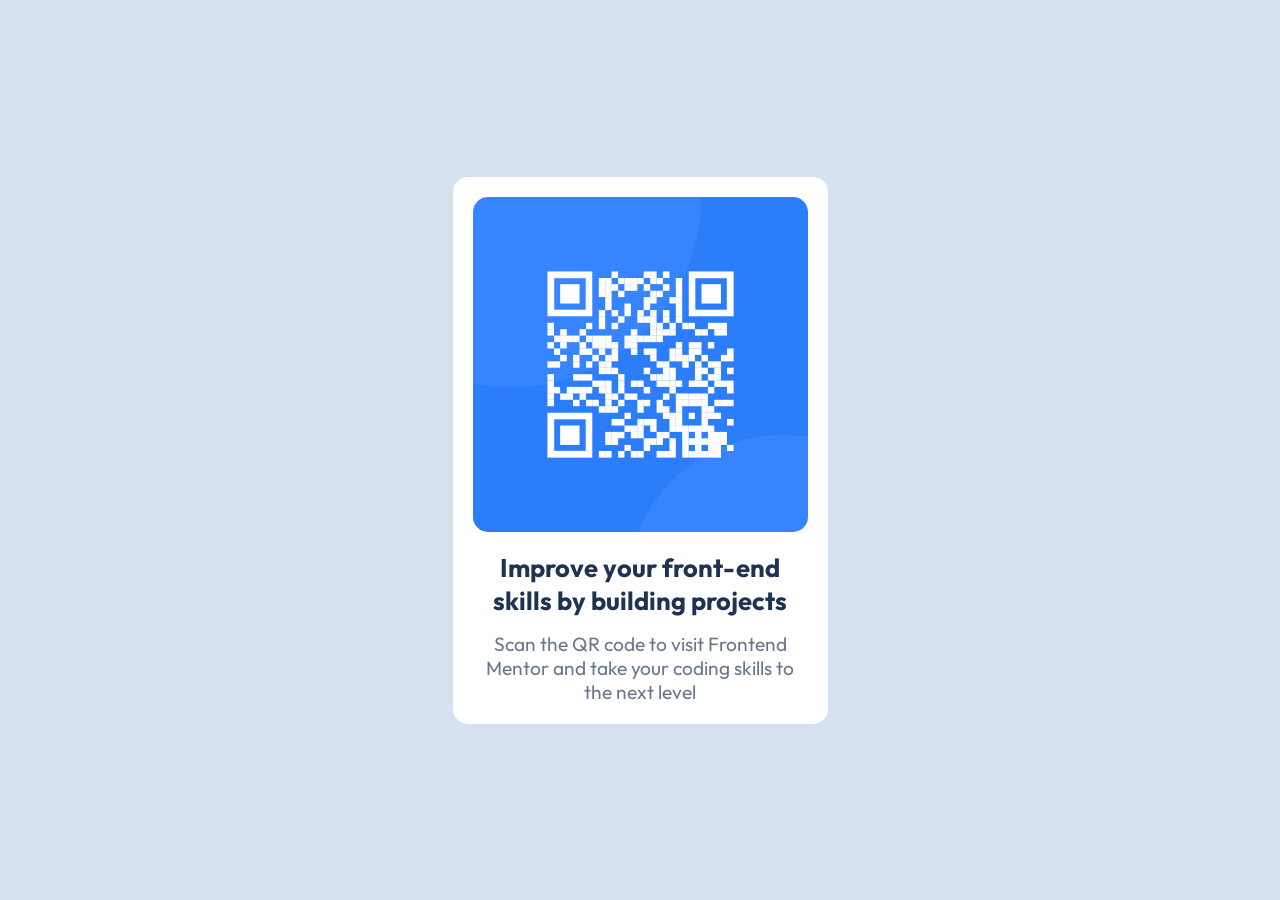
<file: Ex 0/qr-code-component-main/index.html>
<!DOCTYPE html>
<html lang="fr">

<head>
  <meta charset="UTF-8">
  <meta name="viewport" content="width=device-width, initial-scale=1.0">

  <link rel="icon" type="image/png" sizes="32x32" href="./images/favicon-32x32.png">
  <link rel="stylesheet" href="./style.css">
  
  <title>Frontend Mentor | QR code component</title>
</head>


<body>

  <div id="wrapper">

    <main>
      <img src="./images/image-qr-code.png" alt="QR Code">

      <h1>Improve your front-end skills by building projects</h1>
      <p>
        Scan the QR code to visit Frontend Mentor and take your coding skills to the next level
      </p>

    </main>

  </div>

</body>


</html>
</file>
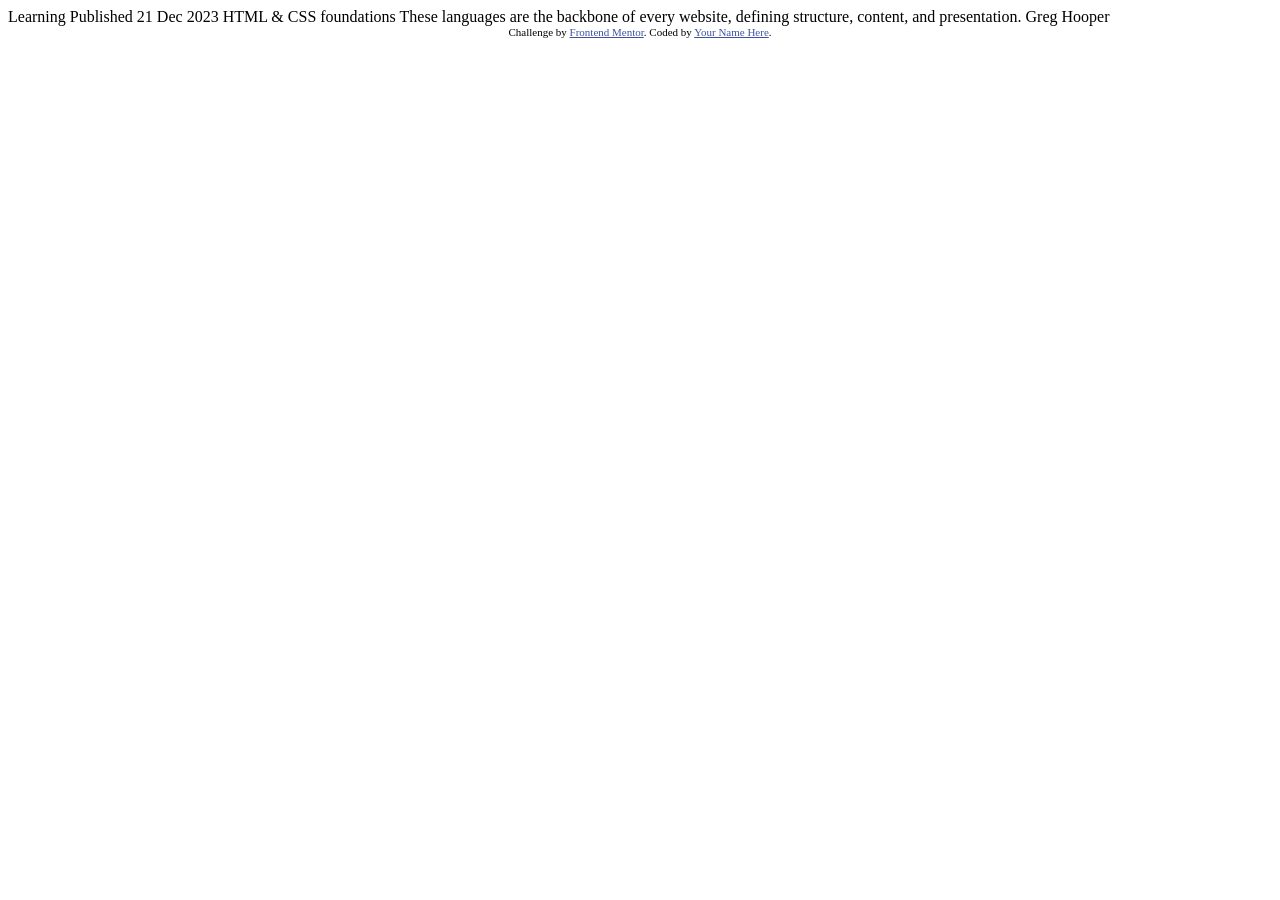
<file: Ex 1/blog-preview-card-main/index.html>
<!DOCTYPE html>
<html lang="en">
<head>
  <meta charset="UTF-8">
  <meta name="viewport" content="width=device-width, initial-scale=1.0"> <!-- displays site properly based on user's device -->

  <link rel="icon" type="image/png" sizes="32x32" href="./assets/images/favicon-32x32.png">
  
  <title>Frontend Mentor | Blog preview card</title>

  <!-- Feel free to remove these styles or customise in your own stylesheet 👍 -->
  <style>
    .attribution { font-size: 11px; text-align: center; }
    .attribution a { color: hsl(228, 45%, 44%); }
  </style>
</head>
<body>

  Learning

  Published 21 Dec 2023

  HTML & CSS foundations

  These languages are the backbone of every website, defining structure, content, and presentation.

  Greg Hooper
  
  <div class="attribution">
    Challenge by <a href="https://www.frontendmentor.io?ref=challenge" target="_blank">Frontend Mentor</a>. 
    Coded by <a href="#">Your Name Here</a>.
  </div>
</body>
</html>
</file>
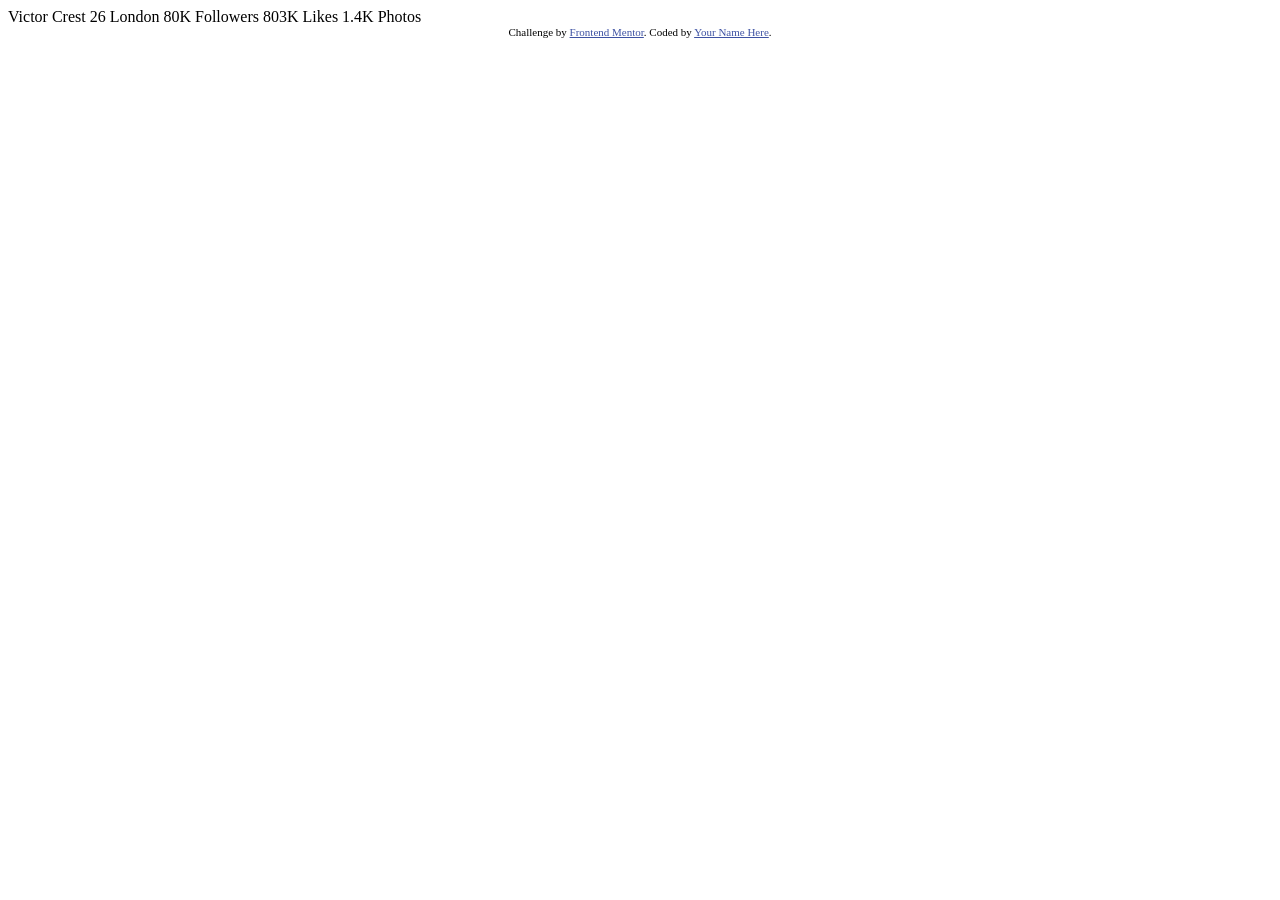
<file: Ex 10/profile-card-component-main/index.html>
<!DOCTYPE html>
<html lang="en">
<head>
  <meta charset="UTF-8">
  <meta name="viewport" content="width=device-width, initial-scale=1.0"> <!-- displays site properly based on user's device -->

  <link rel="icon" type="image/png" sizes="32x32" href="./images/favicon-32x32.png">
  
  <title>Frontend Mentor | Profile card component</title>

  <!-- Feel free to remove these styles or customise in your own stylesheet 👍 -->
  <style>
    .attribution { font-size: 11px; text-align: center; }
    .attribution a { color: hsl(228, 45%, 44%); }
  </style>
</head>
<body>
  Victor Crest
  26
  London

  80K
  Followers

  803K
  Likes

  1.4K
  Photos
  <div class="attribution">
    Challenge by <a href="https://www.frontendmentor.io?ref=challenge" target="_blank">Frontend Mentor</a>. 
    Coded by <a href="#">Your Name Here</a>.
  </div>
</body>
</html>
</file>
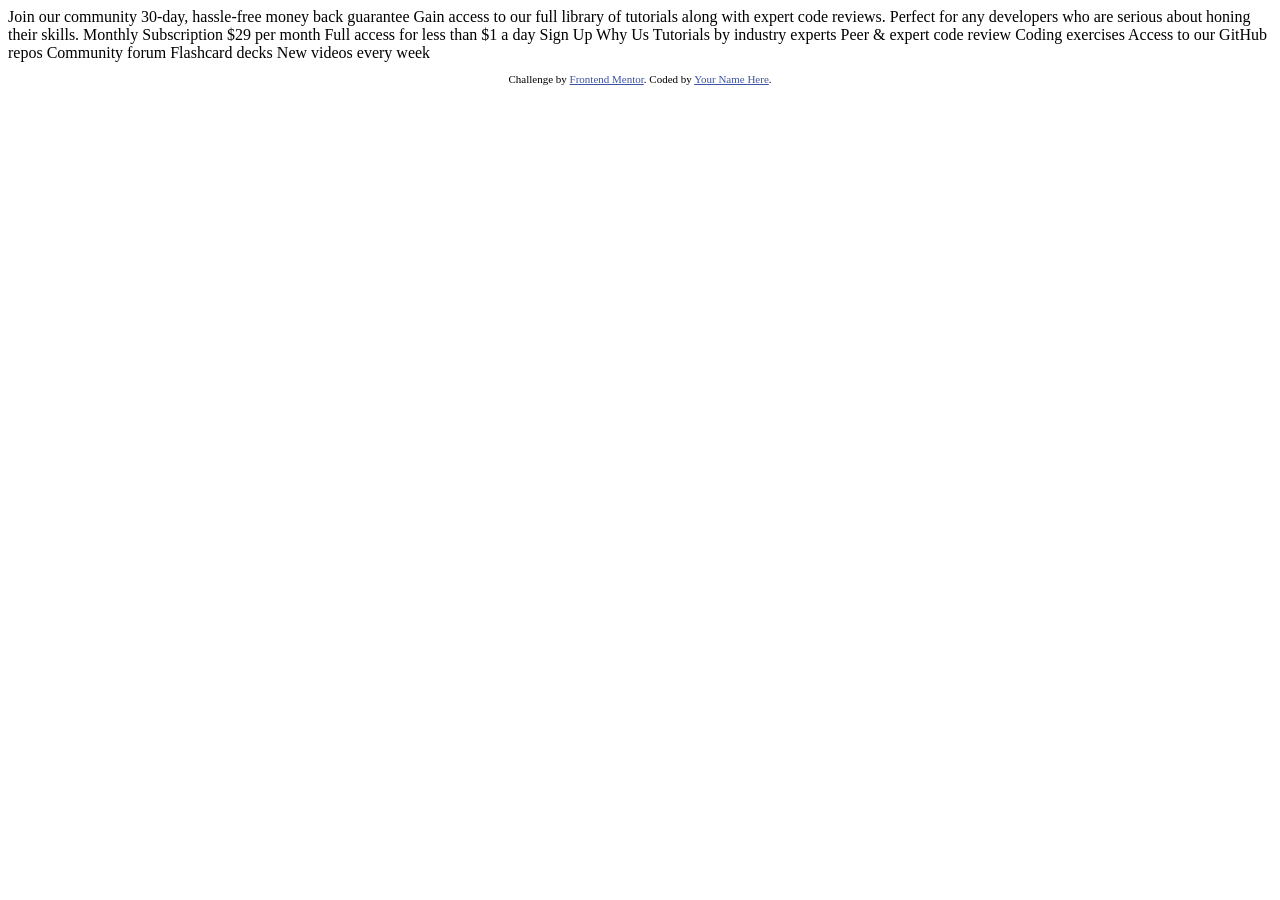
<file: Ex 10/single-price-grid-component-master/index.html>
<!DOCTYPE html>
<html lang="en">
<head>
  <meta charset="UTF-8">
  <meta name="viewport" content="width=device-width, initial-scale=1.0"> <!-- displays site properly based on user's device -->

  <link rel="icon" type="image/png" sizes="32x32" href="./images/favicon-32x32.png">
  
  <title>Frontend Mentor | Single Price Grid Component</title>

  <!-- Feel free to remove these styles or customise in your own stylesheet 👍 -->
  <style>
    .attribution { font-size: 11px; text-align: center; }
    .attribution a { color: hsl(228, 45%, 44%); }
  </style>
</head>
<body>
  Join our community

  30-day, hassle-free money back guarantee

  Gain access to our full library of tutorials along with expert code reviews. 
  Perfect for any developers who are serious about honing their skills.

  Monthly Subscription

  &dollar;29 per month

  Full access for less than &dollar;1 a day

  Sign Up

  Why Us

  Tutorials by industry experts
  Peer &amp; expert code review
  Coding exercises
  Access to our GitHub repos
  Community forum
  Flashcard decks
  New videos every week
  
  <footer>
    <p class="attribution">
      Challenge by <a href="https://www.frontendmentor.io?ref=challenge" target="_blank">Frontend Mentor</a>. 
      Coded by <a href="#">Your Name Here</a>.
    </p>
  </footer>
</body>
</html>
</file>
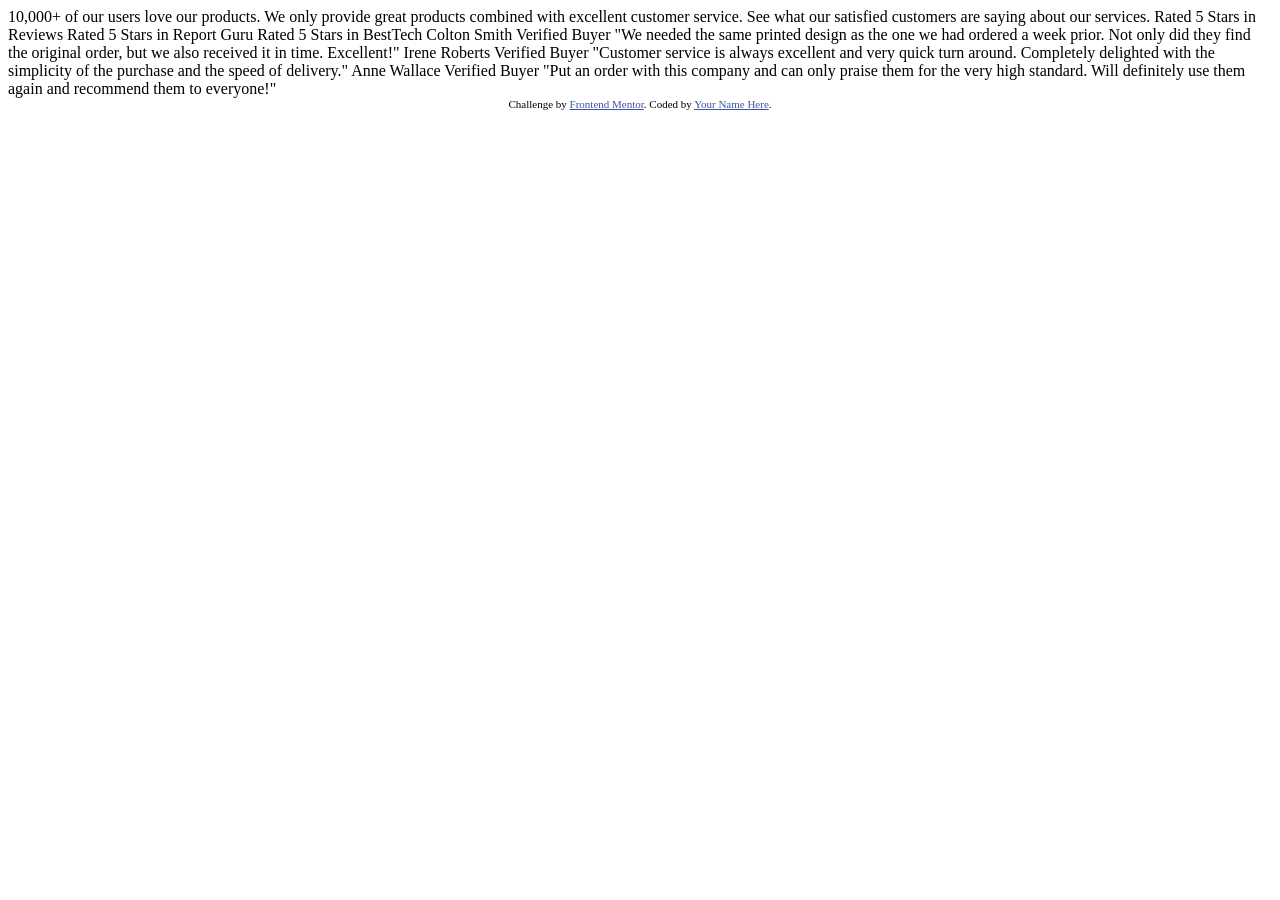
<file: Ex 11/social-proof-section-master/index.html>
<!DOCTYPE html>
<html lang="en">
  <head>
    <meta charset="UTF-8" />
    <meta name="viewport" content="width=device-width, initial-scale=1.0" />
    <!-- displays site properly based on user's device -->

    <link
      rel="icon"
      type="image/png"
      sizes="32x32"
      href="./images/favicon-32x32.png"
    />

    <title>Frontend Mentor | Social proof section</title>

    <!-- Feel free to remove these styles or customise in your own stylesheet 👍 -->
    <style>
      .attribution {
        font-size: 11px;
        text-align: center;
      }
      .attribution a {
        color: hsl(228, 45%, 44%);
      }
    </style>
  </head>
  <body>
    10,000+ of our users love our products.

    We only provide great products combined with excellent customer service.
    See what our satisfied customers are saying about our services.
    
    Rated 5 Stars in Reviews
    Rated 5 Stars in Report Guru
    Rated 5 Stars in BestTech
    
    Colton Smith 
    Verified Buyer
    "We needed the same printed design as the one we had ordered a week prior.
    Not only did they find the original order, but we also received it in time.
    Excellent!"
    
    Irene Roberts 
    Verified Buyer
    "Customer service is always excellent and very quick turn around. Completely
    delighted with the simplicity of the purchase and the speed of delivery."
    
    Anne Wallace 
    Verified Buyer
    "Put an order with this company and can only praise them for the very high
    standard. Will definitely use them again and recommend them to everyone!"

    <div class="attribution">
      Challenge by
      <a href="https://www.frontendmentor.io?ref=challenge" target="_blank"
        >Frontend Mentor</a
      >. Coded by <a href="#">Your Name Here</a>.
    </div>
  </body>
</html>
</file>
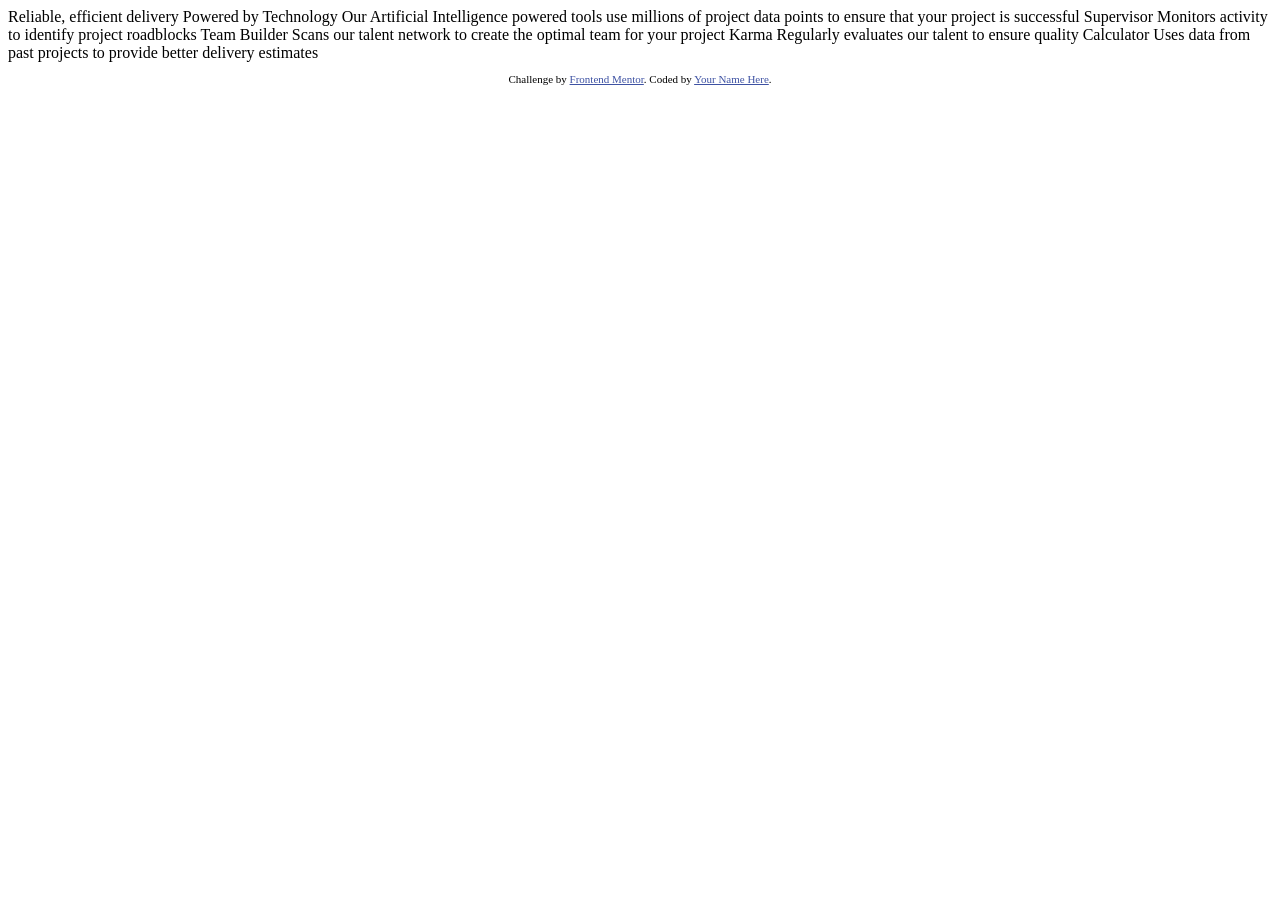
<file: Ex 12/four-card-feature-section-master/index.html>
<!DOCTYPE html>
<html lang="en">
<head>
  <meta charset="UTF-8">
  <meta name="viewport" content="width=device-width, initial-scale=1.0"> <!-- displays site properly based on user's device -->

  <link rel="icon" type="image/png" sizes="32x32" href="./images/favicon-32x32.png">
  
  <title>Frontend Mentor | Four card feature section</title>

  <!-- Feel free to remove these styles or customise in your own stylesheet 👍 -->
  <style>
    .attribution { font-size: 11px; text-align: center; }
    .attribution a { color: hsl(228, 45%, 44%); }
  </style>
</head>
<body>
  
  Reliable, efficient delivery
  Powered by Technology

  Our Artificial Intelligence powered tools use millions of project data points 
  to ensure that your project is successful

  Supervisor
  Monitors activity to identify project roadblocks

  Team Builder
  Scans our talent network to create the optimal team for your project

  Karma
  Regularly evaluates our talent to ensure quality

  Calculator
  Uses data from past projects to provide better delivery estimates

  
  <footer>
    <p class="attribution">
      Challenge by <a href="https://www.frontendmentor.io?ref=challenge" target="_blank">Frontend Mentor</a>. 
      Coded by <a href="#">Your Name Here</a>.
    </p>
  </footer>
</body>
</html>
</file>
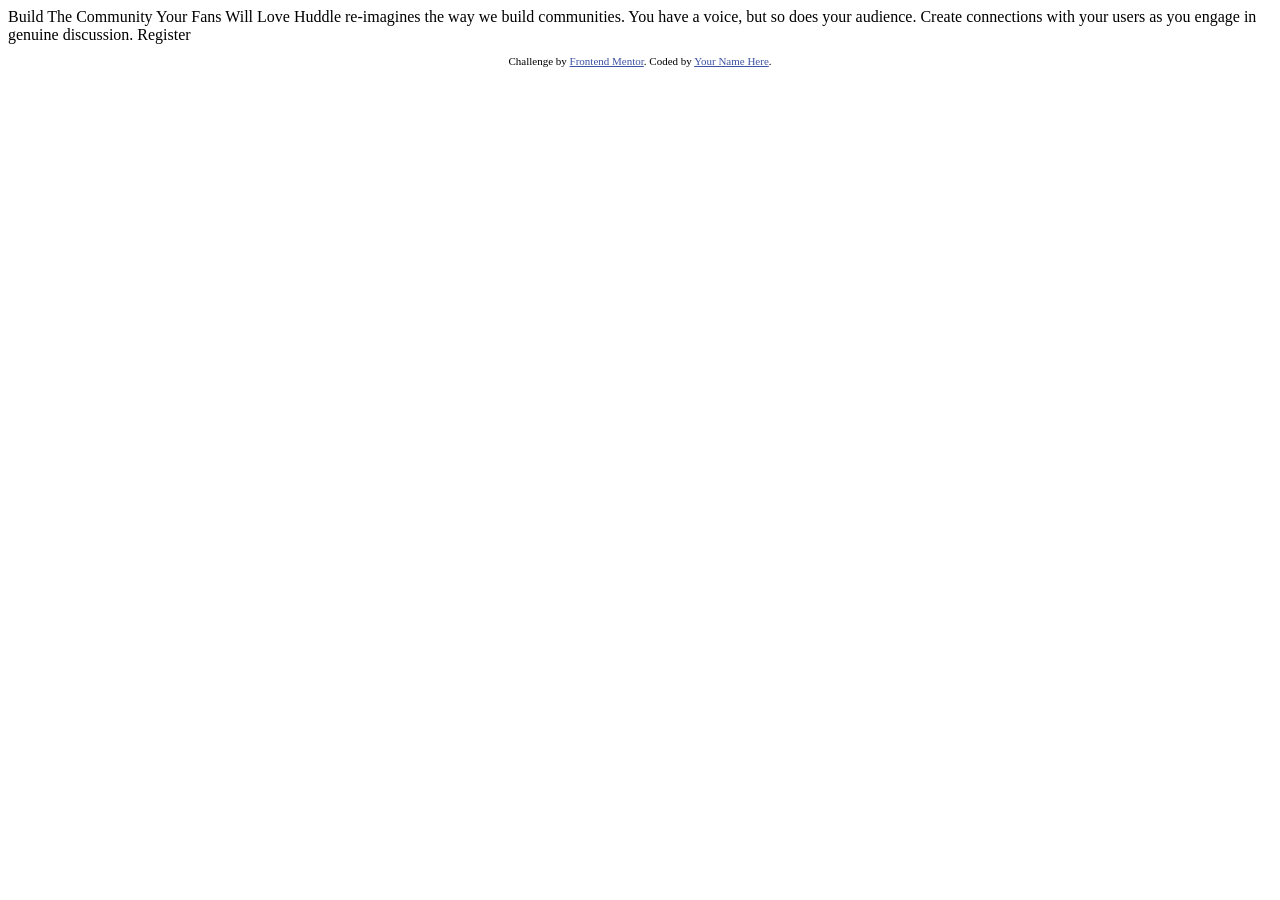
<file: Ex 13/huddle-landing-page-with-single-introductory-section-master/index.html>
<!DOCTYPE html>
<html lang="en">
<head>
  <meta charset="UTF-8">
  <meta name="viewport" content="width=device-width, initial-scale=1.0"> <!-- displays site properly based on user's device -->

  <link rel="icon" type="image/png" sizes="32x32" href="./images/favicon-32x32.png">
  
  <title>Frontend Mentor | Huddle landing page with single introductory section</title>

  <!-- Feel free to remove these styles or customise in your own stylesheet 👍 -->
  <style>
    .attribution { font-size: 11px; text-align: center; }
    .attribution a { color: hsl(228, 45%, 44%); }
  </style>
</head>
<body>

  Build The Community Your Fans Will Love

  Huddle re-imagines the way we build communities. You have a voice, but so does your audience. 
  Create connections with your users as you engage in genuine discussion. 

  Register

  <footer>
    <p class="attribution">
      Challenge by <a href="https://www.frontendmentor.io?ref=challenge" target="_blank">Frontend Mentor</a>. 
      Coded by <a href="#">Your Name Here</a>.
    </p>
  </footer>
</body>
</html>
</file>
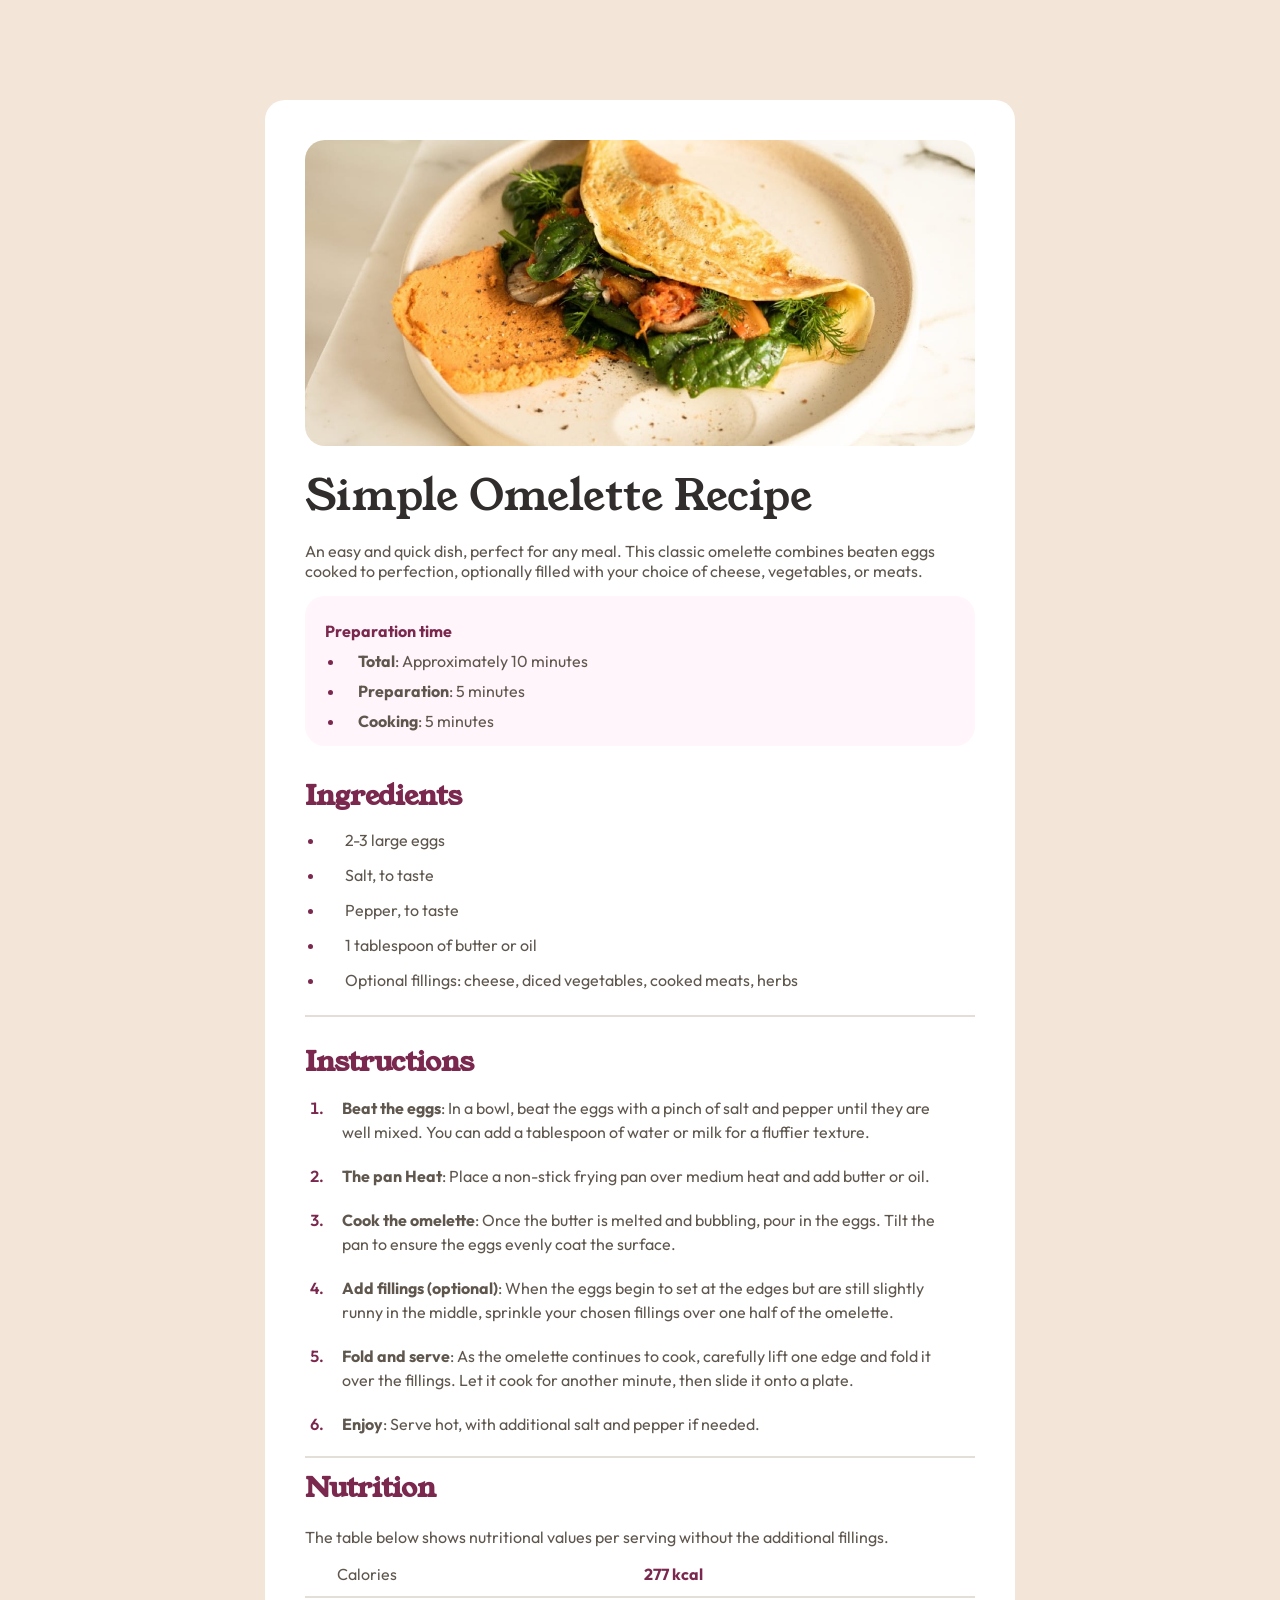
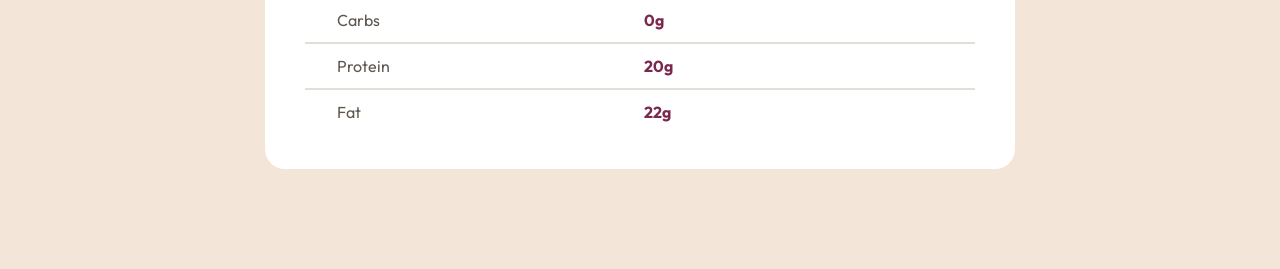
<file: Ex 14/recipe-page-main/index.html>
<!DOCTYPE html>
<html lang="fr">

<head>
  <meta charset="UTF-8">
  <meta name="viewport" content="width=device-width, initial-scale=1.0">

  <link rel="icon" type="image/png" sizes="32x32" href="./assets/images/favicon-32x32.png">
  <link rel="stylesheet" href="./style.css">
  
  <title>Frontend Mentor | Recipe page</title>
</head>

<body>

  <div id="wrapper">

    <main>

      <div id="photo">

        <img src="./assets/images/image-omelette.jpeg" alt="Omelette">

      </div>

      <div id="title">

        <h1>Simple Omelette Recipe</h1>

      </div>

      <div id="text1">

        <p>
        An easy and quick dish, perfect for any meal. This classic omelette combines beaten eggs cooked 
        to perfection, optionally filled with your choice of cheese, vegetables, or meats.
      </p>

      </div>

      <div id="preparation">

        <div class="title">

          <h4>Preparation time</h4>

        </div>

          <ul>
            <li><strong>Total</strong>: Approximately 10 minutes</li>
            <li><strong>Preparation</strong>: 5 minutes</li>
            <li><strong>Cooking</strong>: 5 minutes</li>
          </ul>

      </div>

      <div id="ingredients">

        <div class="title">

          <h3>Ingredients</h3>

        </div>

          <ul>
            <li>2-3 large eggs</li>
            <li>Salt, to taste</li>
            <li>Pepper, to taste</li>
            <li>1 tablespoon of butter or oil</li>
            <li>Optional fillings: cheese, diced vegetables, cooked meats, herbs</li>
          </ul>

      </div>

      <div id="separation">

      </div>

      <div id="instructions">

        <div class="title">

          <h3>Instructions</h3>

        </div>

        <div class="liste">

          <ol>
            <li><strong>Beat the eggs</strong>: In a bowl, beat the eggs with a pinch of salt and pepper until they are well mixed. You can add a tablespoon of water or milk for a fluffier texture.</li>
            <li><strong>The pan Heat</strong>: Place a non-stick frying pan over medium heat and add butter or oil.</li>
            <li><strong>Cook the omelette</strong>: Once the butter is melted and bubbling, pour in the eggs. Tilt the pan to ensure the eggs evenly coat the surface.</li>
            <li><strong>Add fillings (optional)</strong>: When the eggs begin to set at the edges but are still slightly runny in the middle, sprinkle your chosen fillings over one half of the omelette.</li>
            <li><strong>Fold and serve</strong>: As the omelette continues to cook, carefully lift one edge and fold it over the fillings. Let it cook for another minute, then slide it onto a plate.</li>
            <li><strong>Enjoy</strong>: Serve hot, with additional salt and pepper if needed.</li>
          </ol>

        </div>

        <div id="separation">

        </div>
        
      </div>

      <div id="nutrition">

        <div class="title">

          <h3>Nutrition</h3>

        </div>

        <div class="text">

          <p>
            The table below shows nutritional values per serving without the additional fillings.
          </p>

        </div>

      </div>

      <div id="table">

        <table class="calories">

          <tr>
            <td>Calories</td>
            <th>277 kcal</th>
          </tr>
          
        </table>

        <div id="separation">
        </div>

        <table class="carbs">

          <tr>
            <td>Carbs</td>
            <th>0g</th>
          </tr>

        </table>

        <div id="separation">
        </div>

        <table class="protein">

          <tr>
            <td>Protein</td>
            <th>20g</th>
          </tr>

        </table>

        <div id="separation">
        </div>

        <table class="fat">

          <tr>
            <td>Fat</td>
            <th>22g</th>
          </tr>

        </table>

      </div> 
        
    </main>

  </div>

</body>

</html>
</file>
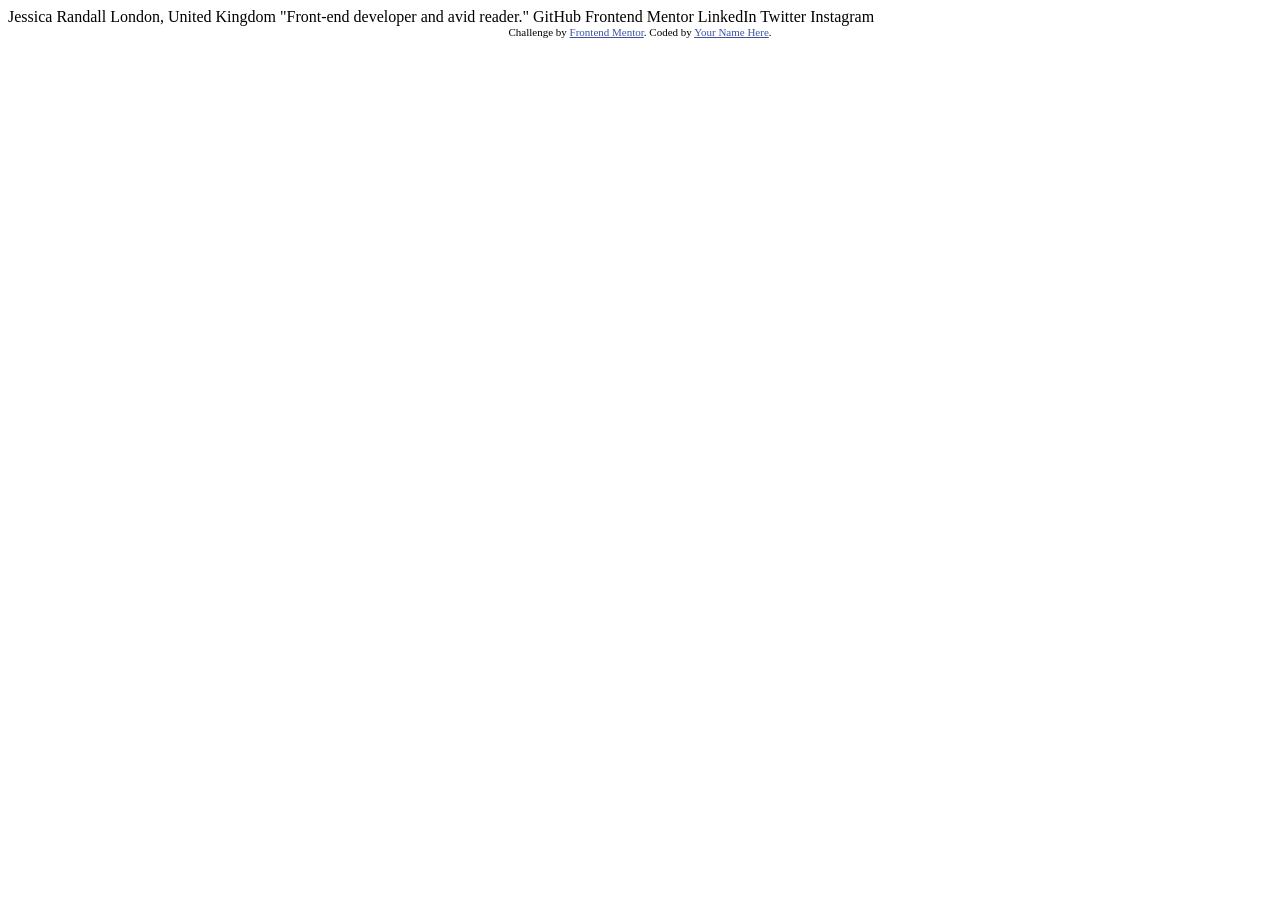
<file: Ex 2/social-links-profile-main/index.html>
<!DOCTYPE html>
<html lang="en">
<head>
  <meta charset="UTF-8">
  <meta name="viewport" content="width=device-width, initial-scale=1.0"> <!-- displays site properly based on user's device -->

  <link rel="icon" type="image/png" sizes="32x32" href="./assets/images/favicon-32x32.png">
  
  <title>Frontend Mentor | Social links profile</title>

  <!-- Feel free to remove these styles or customise in your own stylesheet 👍 -->
  <style>
    .attribution { font-size: 11px; text-align: center; }
    .attribution a { color: hsl(228, 45%, 44%); }
  </style>
</head>
<body>

  Jessica Randall
  London, United Kingdom
  "Front-end developer and avid reader."

  GitHub
  Frontend Mentor
  LinkedIn
  Twitter
  Instagram
  
  <div class="attribution">
    Challenge by <a href="https://www.frontendmentor.io?ref=challenge" target="_blank">Frontend Mentor</a>. 
    Coded by <a href="#">Your Name Here</a>.
  </div>
</body>
</html>
</file>
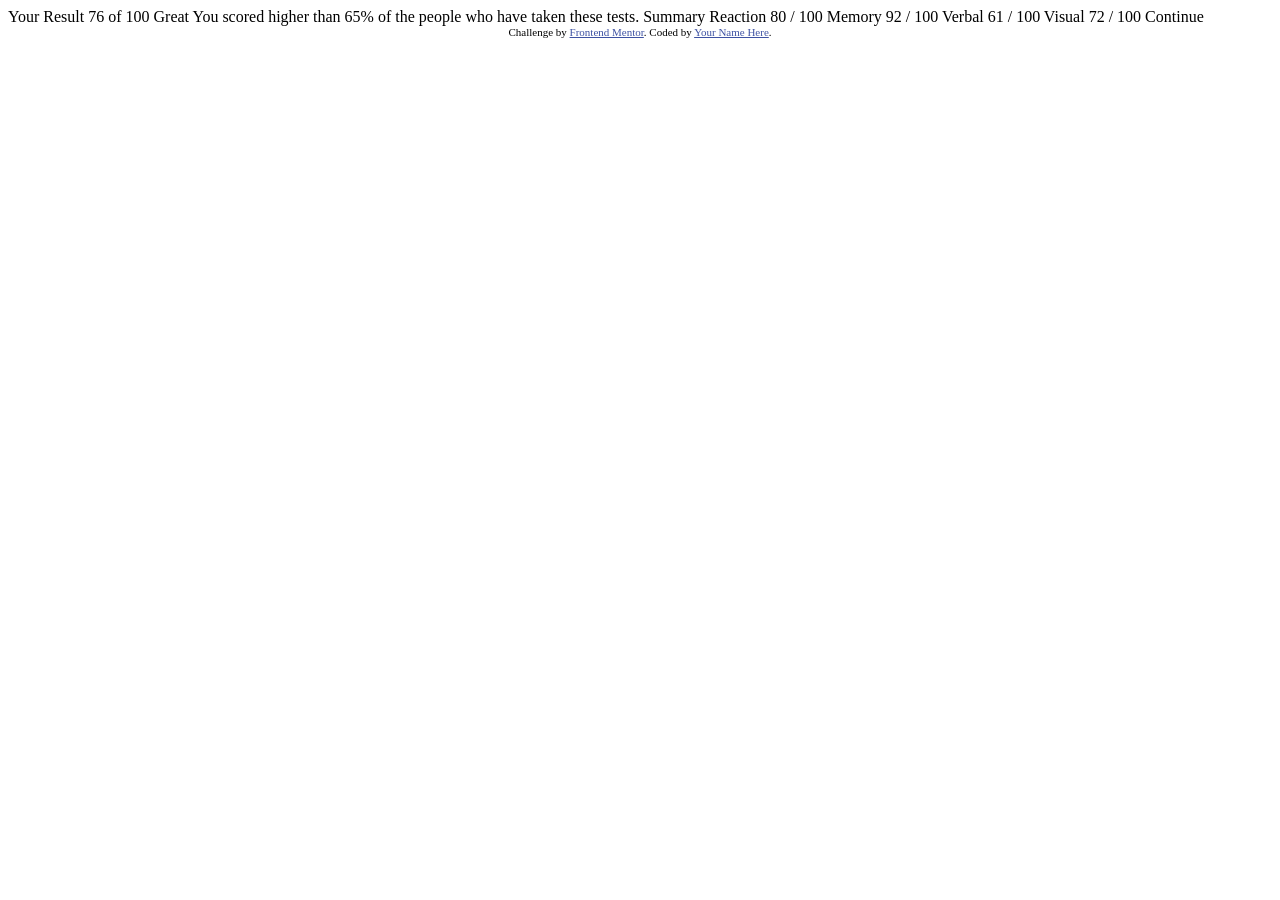
<file: Ex 3/results-summary-component-main/index.html>
<!DOCTYPE html>
<html lang="en">
<head>
  <meta charset="UTF-8">
  <meta name="viewport" content="width=device-width, initial-scale=1.0"> <!-- displays site properly based on user's device -->

  <link rel="icon" type="image/png" sizes="32x32" href="./assets/images/favicon-32x32.png">
  
  <title>Frontend Mentor | Results summary component</title>

  <!-- Feel free to remove these styles or customise in your own stylesheet 👍 -->
  <style>
    .attribution { font-size: 11px; text-align: center; }
    .attribution a { color: hsl(228, 45%, 44%); }
  </style>
</head>
<body>

  Your Result
  76
  of 100

  Great
  You scored higher than 65% of the people who have taken these tests.
  
  Summary

  Reaction
  80 / 100

  Memory
  92 / 100

  Verbal
  61 / 100

  Visual
  72 / 100

  Continue
  
  <div class="attribution">
    Challenge by <a href="https://www.frontendmentor.io?ref=challenge" target="_blank">Frontend Mentor</a>. 
    Coded by <a href="#">Your Name Here</a>.
  </div>
</body>
</html>
</file>
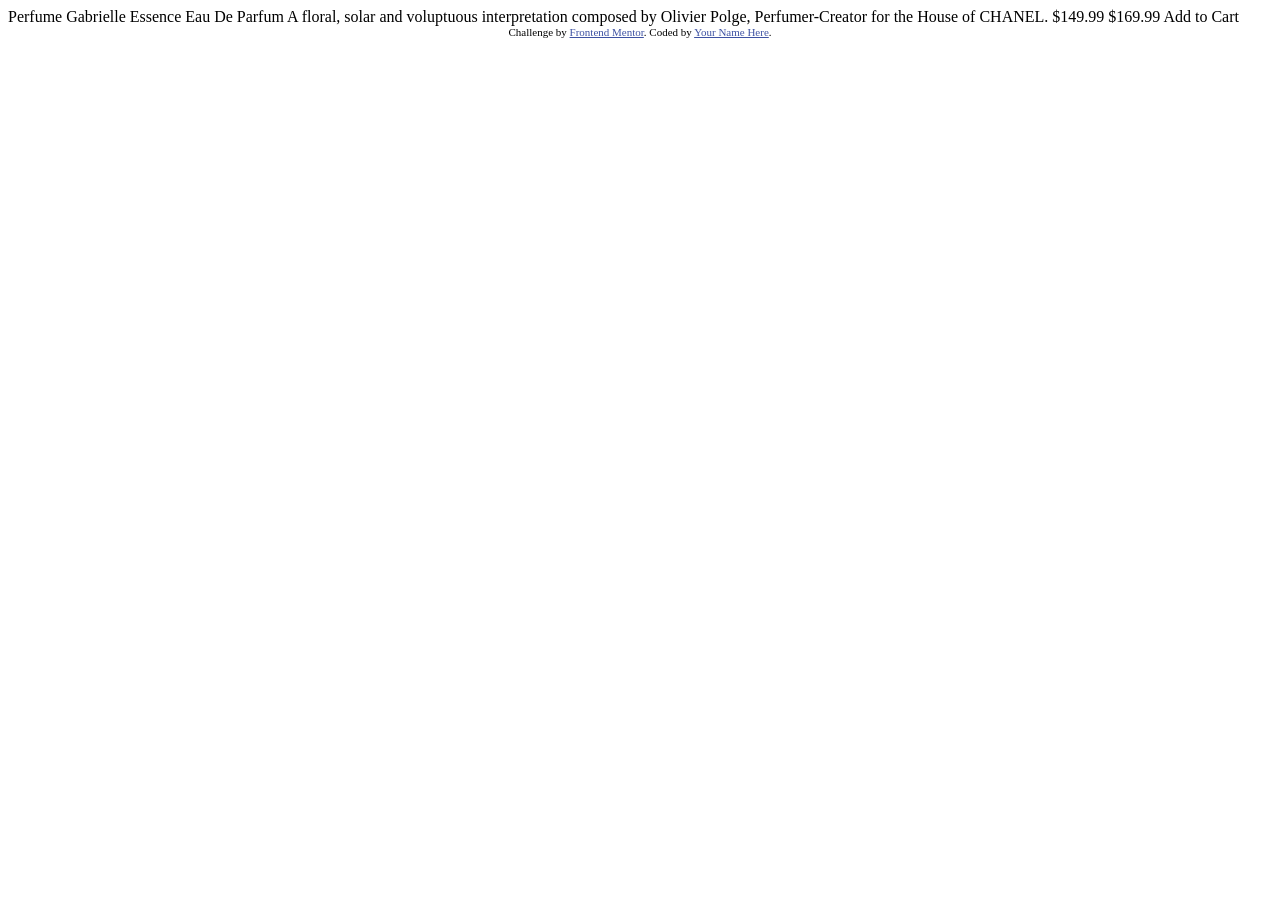
<file: Ex 4/product-preview-card-component-main/index.html>
<!DOCTYPE html>
<html lang="en">
<head>
  <meta charset="UTF-8">
  <meta name="viewport" content="width=device-width, initial-scale=1.0"> <!-- displays site properly based on user's device -->

  <link rel="icon" type="image/png" sizes="32x32" href="./images/favicon-32x32.png">
  
  <title>Frontend Mentor | Product preview card component</title>

  <!-- Feel free to remove these styles or customise in your own stylesheet 👍 -->
  <style>
    .attribution { font-size: 11px; text-align: center; }
    .attribution a { color: hsl(228, 45%, 44%); }
  </style>
</head>
<body>

  Perfume

  Gabrielle Essence Eau De Parfum

  A floral, solar and voluptuous interpretation composed by Olivier Polge, 
  Perfumer-Creator for the House of CHANEL.

  $149.99
  $169.99

  Add to Cart
  
  <div class="attribution">
    Challenge by <a href="https://www.frontendmentor.io?ref=challenge" target="_blank">Frontend Mentor</a>. 
    Coded by <a href="#">Your Name Here</a>.
  </div>
</body>
</html>
</file>
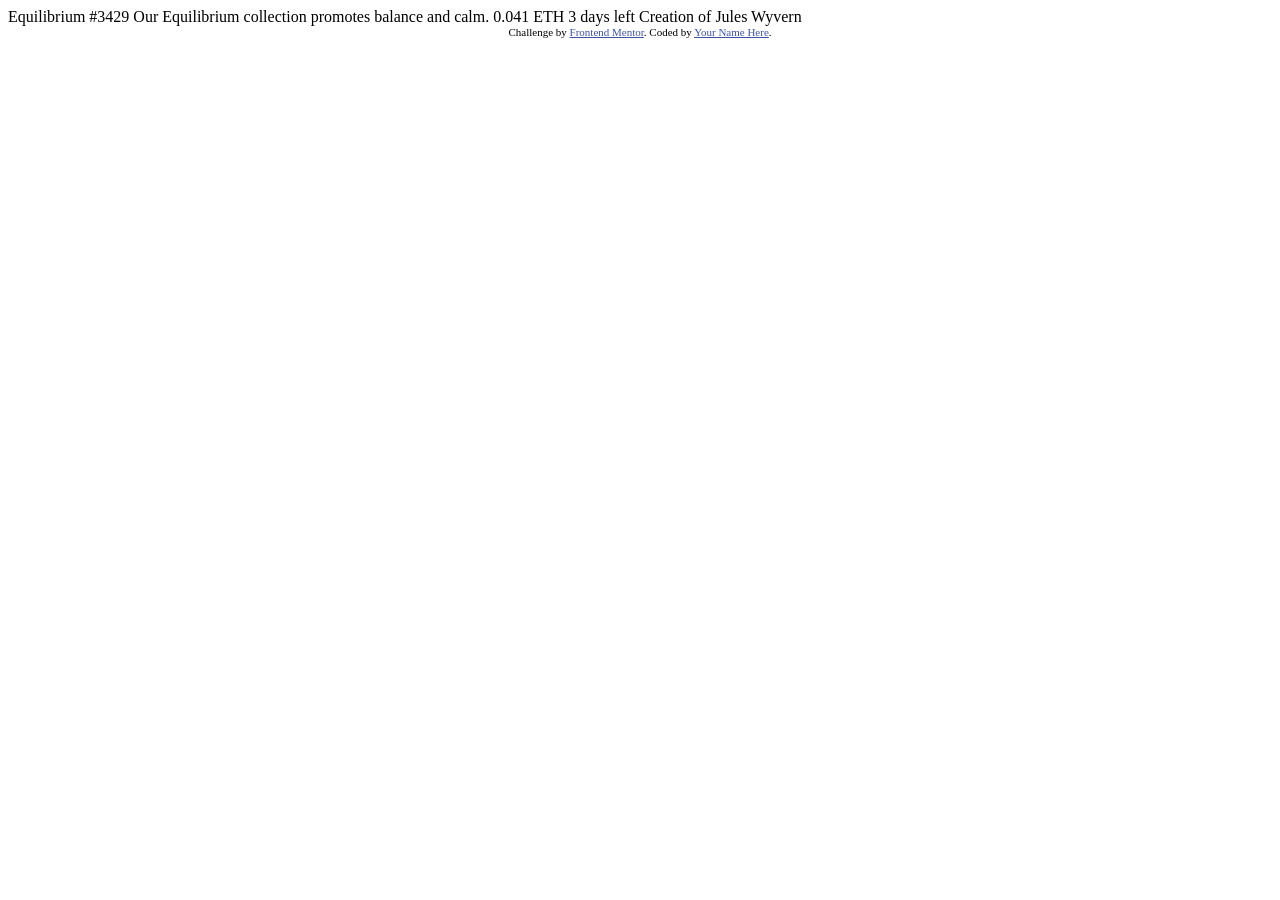
<file: Ex 5/nft-preview-card-component-main/index.html>
<!DOCTYPE html>
<html lang="en">
<head>
  <meta charset="UTF-8">
  <meta name="viewport" content="width=device-width, initial-scale=1.0"> <!-- displays site properly based on user's device -->

  <link rel="icon" type="image/png" sizes="32x32" href="./images/favicon-32x32.png">
  
  <title>Frontend Mentor | NFT preview card component</title>

  <!-- Feel free to remove these styles or customise in your own stylesheet 👍 -->
  <style>
    .attribution { font-size: 11px; text-align: center; }
    .attribution a { color: hsl(228, 45%, 44%); }
  </style>
</head>
<body>

  Equilibrium #3429

  Our Equilibrium collection promotes balance and calm.

  0.041 ETH
  3 days left
  
  Creation of Jules Wyvern

  <div class="attribution">
    Challenge by <a href="https://www.frontendmentor.io?ref=challenge" target="_blank">Frontend Mentor</a>. 
    Coded by <a href="#">Your Name Here</a>.
  </div>
</body>
</html>
</file>
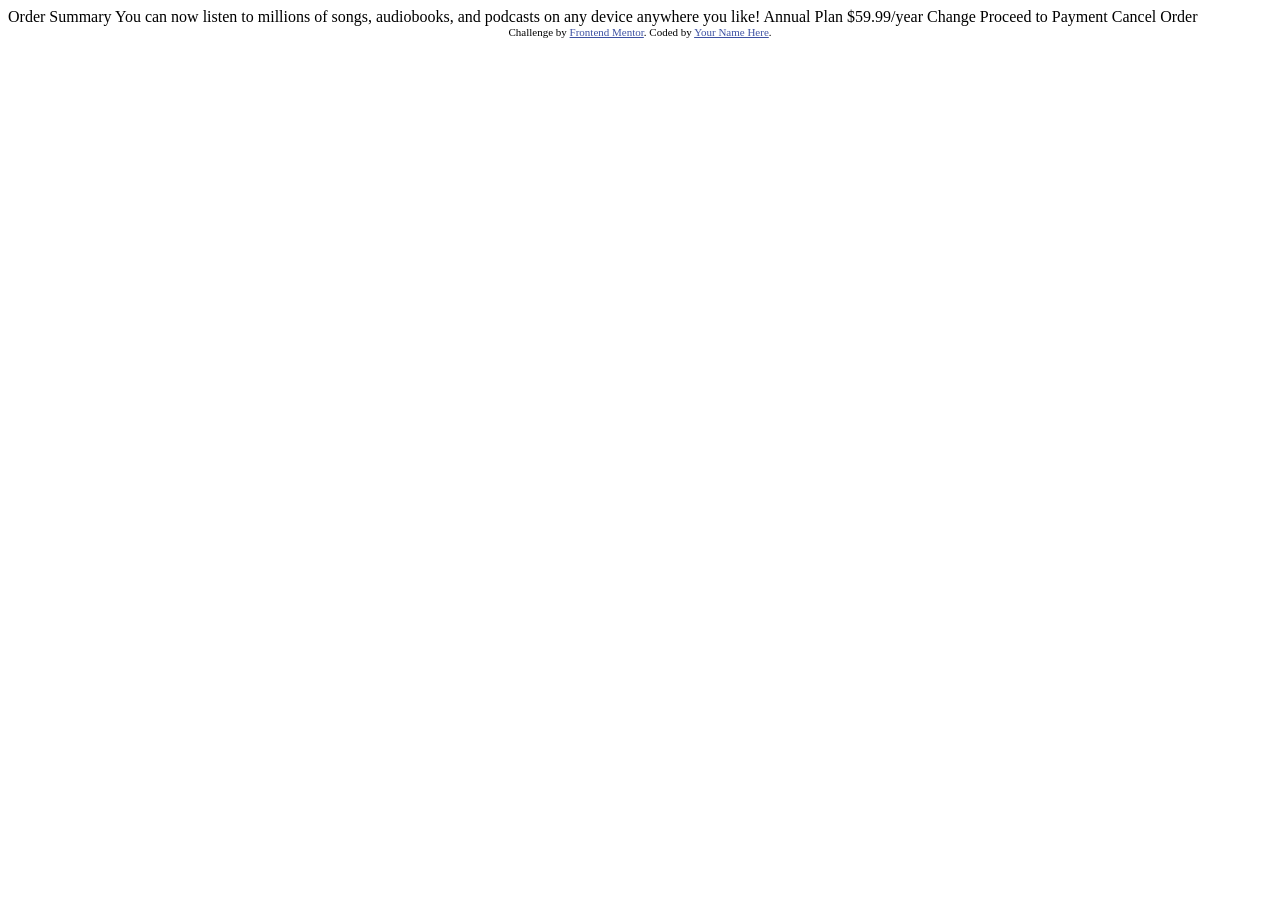
<file: Ex 6/order-summary-component-main/index.html>
<!DOCTYPE html>
<html lang="en">
<head>
  <meta charset="UTF-8">
  <meta name="viewport" content="width=device-width, initial-scale=1.0"> <!-- displays site properly based on user's device -->

  <link rel="icon" type="image/png" sizes="32x32" href="./images/favicon-32x32.png">
  
  <title>Frontend Mentor | Order summary card</title>

  <!-- Feel free to remove these styles or customise in your own stylesheet 👍 -->
  <style>
    .attribution { font-size: 11px; text-align: center; }
    .attribution a { color: hsl(228, 45%, 44%); }
  </style>
</head>
<body>

  Order Summary

  You can now listen to millions of songs, audiobooks, and podcasts on any 
  device anywhere you like!

  Annual Plan
  $59.99/year

  Change

  Proceed to Payment
  Cancel Order
  
  <div class="attribution">
    Challenge by <a href="https://www.frontendmentor.io?ref=challenge" target="_blank">Frontend Mentor</a>. 
    Coded by <a href="#">Your Name Here</a>.
  </div>
</body>
</html>
</file>
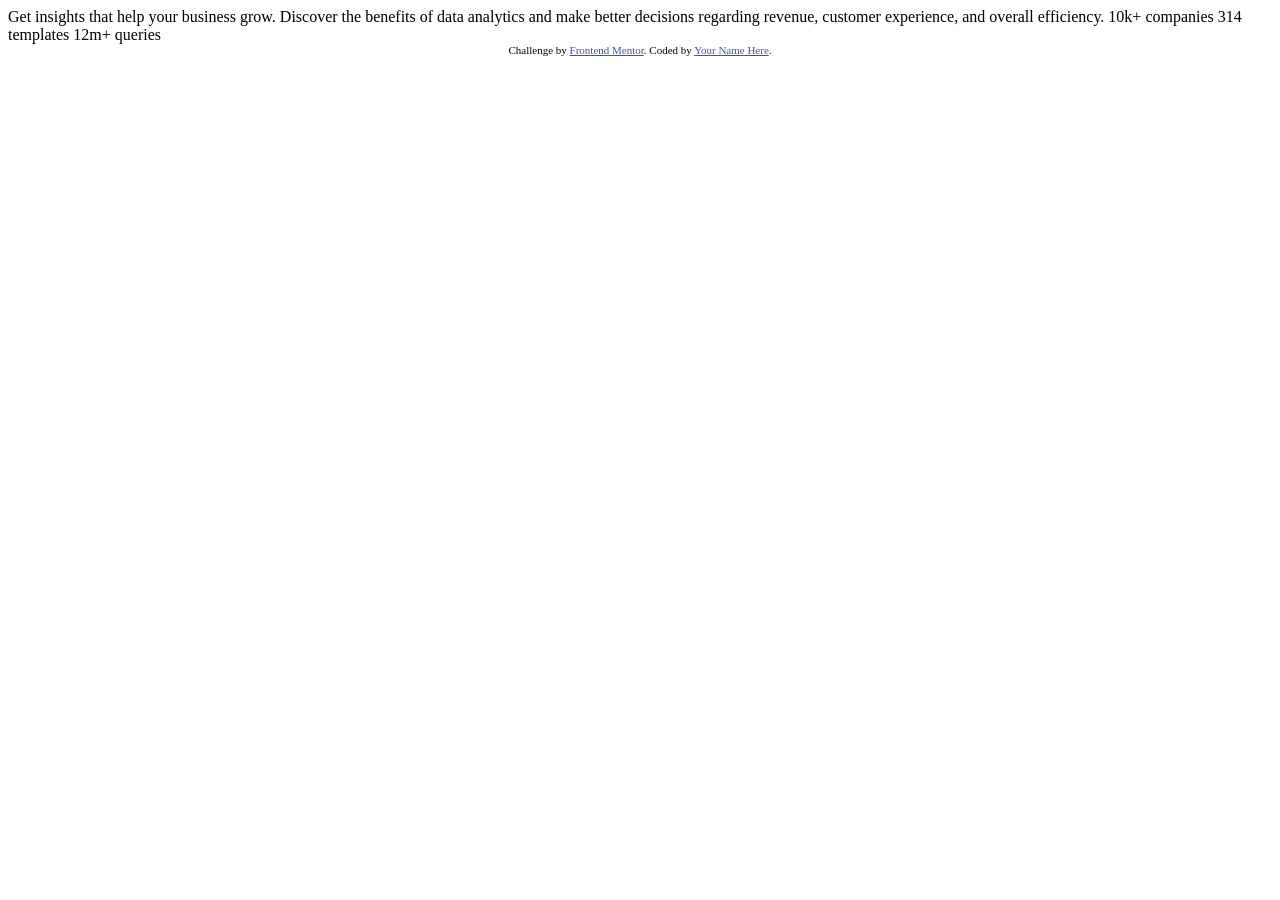
<file: Ex 7/stats-preview-card-component-main/index.html>
<!DOCTYPE html>
<html lang="en">
<head>
  <meta charset="UTF-8">
  <meta name="viewport" content="width=device-width, initial-scale=1.0"> <!-- displays site properly based on user's device -->

  <link rel="icon" type="image/png" sizes="32x32" href="./images/favicon-32x32.png">
  
  <title>Frontend Mentor | Stats preview card component</title>

  <!-- Feel free to remove these styles or customise in your own stylesheet 👍 -->
  <style>
    .attribution { font-size: 11px; text-align: center; }
    .attribution a { color: hsl(228, 45%, 44%); }
  </style>
</head>
<body>

  Get insights that help your business grow.

  Discover the benefits of data analytics and make better decisions regarding revenue, customer 
  experience, and overall efficiency.

  10k+ companies
  314 templates
  12m+ queries

  <div class="attribution">
    Challenge by <a href="https://www.frontendmentor.io?ref=challenge" target="_blank">Frontend Mentor</a>. 
    Coded by <a href="#">Your Name Here</a>.
  </div>
</body>
</html>
</file>
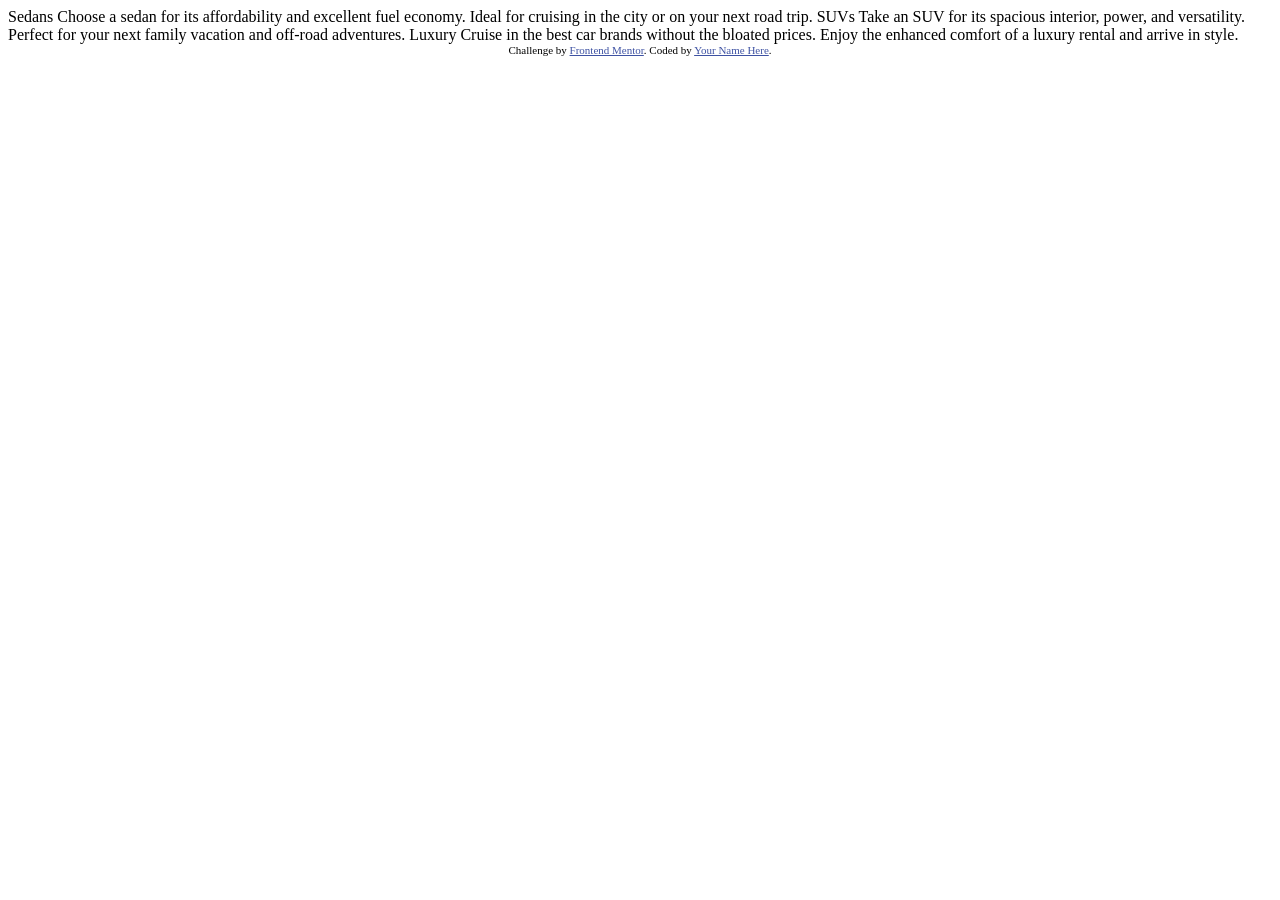
<file: Ex 8/3-column-preview-card-component-main/index.html>
<!DOCTYPE html>
<html lang="en">
<head>
  <meta charset="UTF-8">
  <meta name="viewport" content="width=device-width, initial-scale=1.0"> <!-- displays site properly based on user's device -->

  <link rel="icon" type="image/png" sizes="32x32" href="./images/favicon-32x32.png">
  
  <title>Frontend Mentor | 3-column preview card component</title>

  <!-- Feel free to remove these styles or customise in your own stylesheet 👍 -->
  <style>
    .attribution { font-size: 11px; text-align: center; }
    .attribution a { color: hsl(228, 45%, 44%); }
  </style>
</head>
<body>
  
  Sedans
  Choose a sedan for its affordability and excellent fuel economy. Ideal for cruising in the city 
  or on your next road trip.

  SUVs
  Take an SUV for its spacious interior, power, and versatility. Perfect for your next family vacation 
  and off-road adventures.

  Luxury
  Cruise in the best car brands without the bloated prices. Enjoy the enhanced comfort of a luxury 
  rental and arrive in style.
  
  <div class="attribution">
    Challenge by <a href="https://www.frontendmentor.io?ref=challenge" target="_blank">Frontend Mentor</a>. 
    Coded by <a href="#">Your Name Here</a>.
  </div>
</body>
</html>
</file>
<file: Ex 0/qr-code-component-main/style.css>
@import url('https://fonts.googleapis.com/css2?family=Outfit:wght@100..900&display=swap');

*{
    margin: 0;
    padding: 0;
    box-sizing: border-box;
}

body{
    font-family: "Outfit";
    font-size: 15px;
    --White: hsl(0, 0%, 100%);
    --Slate300: hsl(212, 45%, 89%);
    --Slate500: hsl(216, 15%, 48%);
    --Slate900: hsl(218, 44%, 22%);
}

#wrapper{
    background-color: var(--Slate300);
    width: 100vw;
    min-height: 100vh;
    display: flex;
    align-items: center;
    justify-content: center;
}

main{
    background-color: var(--White);
    width: 375px;
    padding: 20px;
    border-radius: 15px;
}

img{
    width: 100%;
    border-radius: 15px;
}

h1{
    text-align: center;
    color: var(--Slate900);
    margin: 15px 12px;
    font-size: 1.6rem;
}

p{
    color: var(--Slate500);
    text-align: center;
    font-weight: 400;
    font-size: 1.2rem;
}
</file>
<file: Ex 14/recipe-page-main/style.css>
@import url('https://fonts.googleapis.com/css2?family=Outfit:wght@100..900&family=Young+Serif&display=swap');

*{
    margin: 0;
    padding: 0;
    box-sizing: border-box;
}

body{
    font-family: "Outfit";
    font-size: 16px;
    --White: hsl(0, 0%, 100%);
    --Stone100: hsl(30, 54%, 90%);
    --Stone150: hsl(30, 18%, 87%);
    --Stone600: hsl(30, 10%, 34%);
    --Stone900: hsl(24, 5%, 18%);
    --Brown800: hsl(14, 45%, 36%);
    --Rose800: hsl(332, 51%, 32%);
    --Rose50: hsl(330, 100%, 98%);
}

#wrapper{
    background-color: var(--Stone100);
    display: flex;
    align-items: center;
    align-content: center;
    flex-direction: column;
    width: 100vw;
    min-height: 100vh;
}

main{
    background-color: var(--White);
    color: var(--Stone600);
    width: 750px;
    display: flex;
    flex-direction: column;
    border-radius: 20px;
    margin-top: 100px;
    margin-bottom: 100px;
    padding: 40px;
}

#photo img{
    width: 100%;
    border-radius: 20px;
}

h1{
    font-family: "Young Serif";
    color: var(--Stone900);
    font-size: 2.7rem;
    display: flex;
    font-weight: 300;
    margin-top: 15px;
}

#text1{
    margin-top: 15px;
}

#preparation{
    background-color: var(--Rose50);
    height: 150px;
    margin-top: 15px;
    margin-bottom: 15px;
    padding-top: 20px;
    padding-left: 20px;
    padding-bottom: 20px;
    line-height: 30px;
    border-radius: 20px;
}

#preparation .title{
    color: var(--Rose800);
}

#preparation li{
    list-style-position: outside;
    padding-left: 13px;
    margin-left: 20px;
}

#ingredients .title{
    font-family: "Young Serif";
    color: var(--Rose800);
    margin-top: 15px;
    margin-bottom: 15px;
    font-size: 1.5rem;
}

#ingredents{
    margin-top: 15px;
}

#ingredients li{
    list-style-position: outside;
    padding-left: 20px;
    margin-left: 20px;
    padding-bottom: 15px;
}

#separation{
    background-color: var(--Stone150);
    height: 2px;
    margin-bottom: 10px;
    margin-top: 10px;
}

#instructions{
    margin-top: 15px;
}

#instructions .title{
    font-family: "Young Serif";
    color: var(--Rose800);
    margin-bottom: 15px;
    font-size: 1.5rem;
}

#instructions li{
    list-style-position: outside;
    margin-left: 22px;
    margin-right: 15px;
    padding-left: 15px;
    margin-bottom: 20px;
    line-height: 1.5;
}

li::marker{
    color: var(--Rose800);
}

#instructions li::marker{
    font-weight: 600;
}


#nutrition .title{
    font-family: "Young Serif";
    color: var(--Rose800);
    font-size: 1.5rem;
    margin-bottom: 20px;
}

#table{
    margin-top: 15px;
    margin-bottom: 5px;
}

td{
    width: 335px;
    padding-left: 30px;
    text-align: left;
}

th{
    color: var(--Rose800);
    text-align: left;
}
</file>
